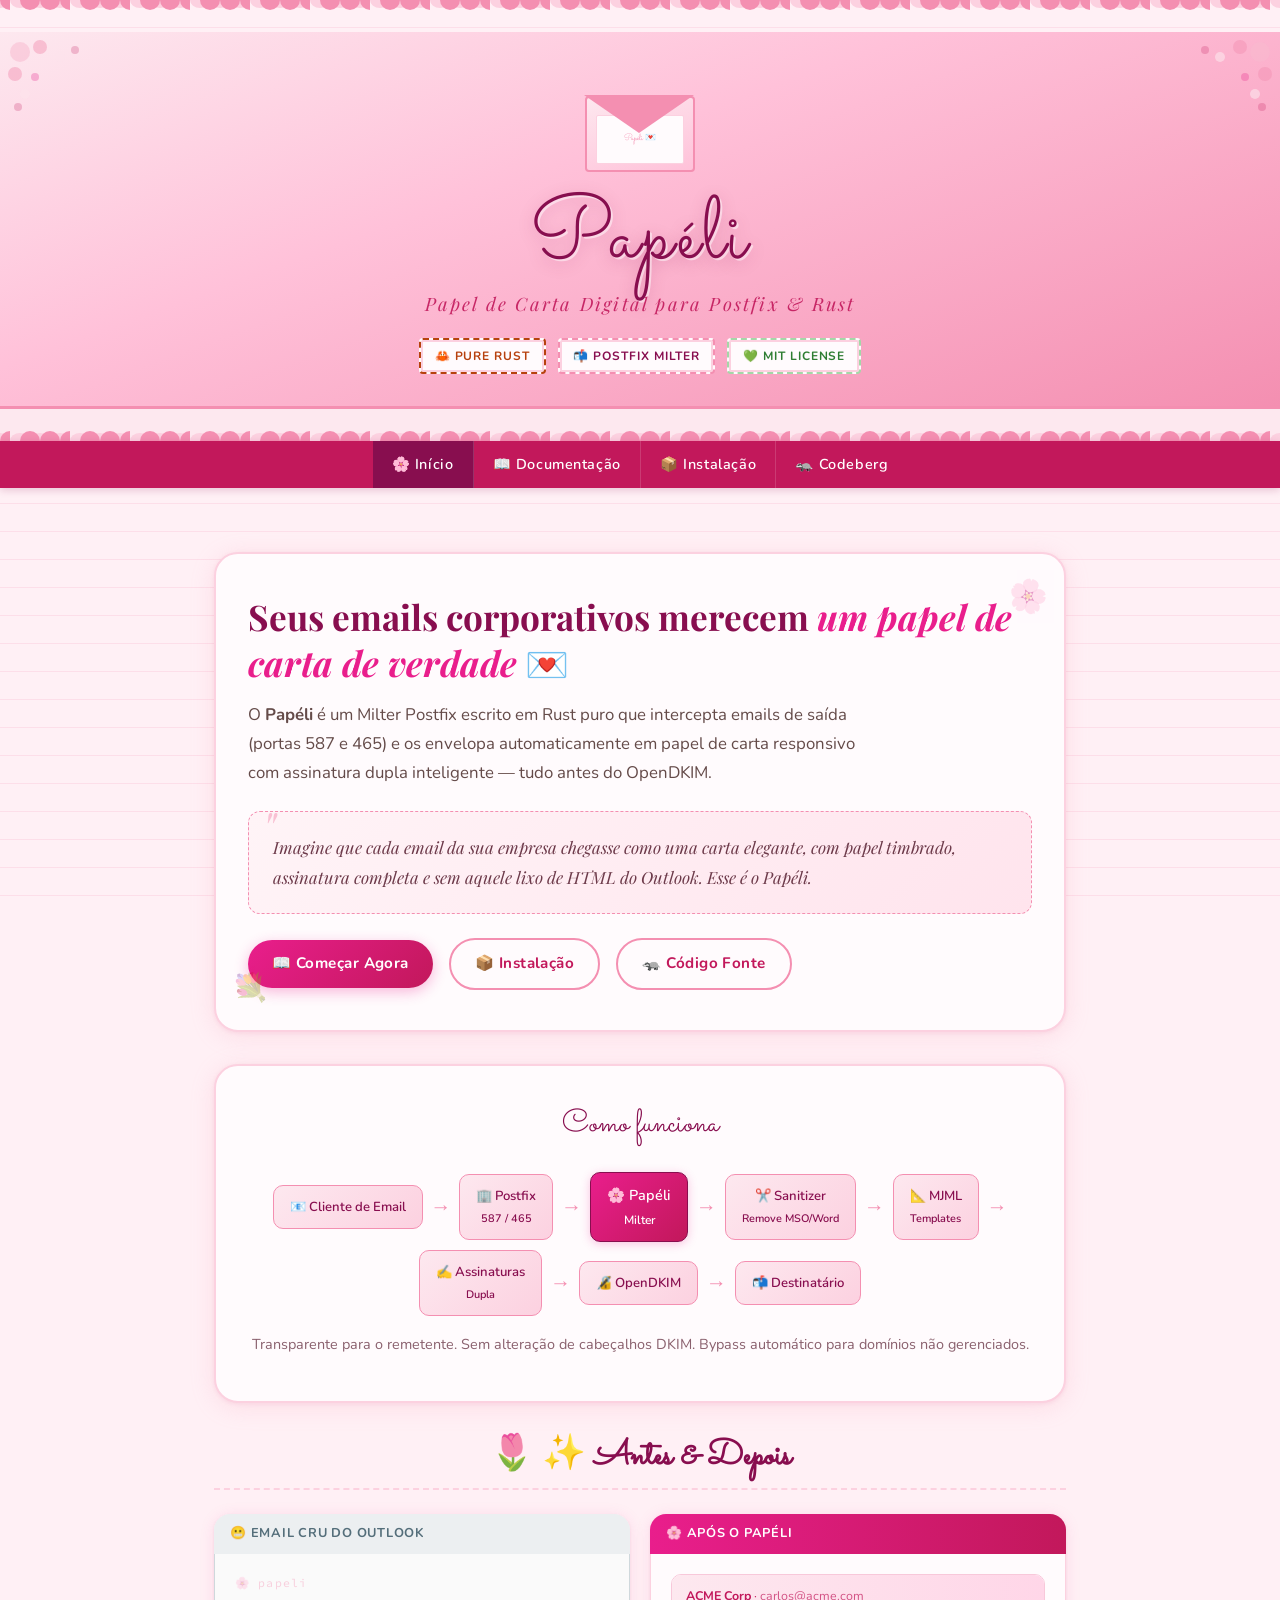
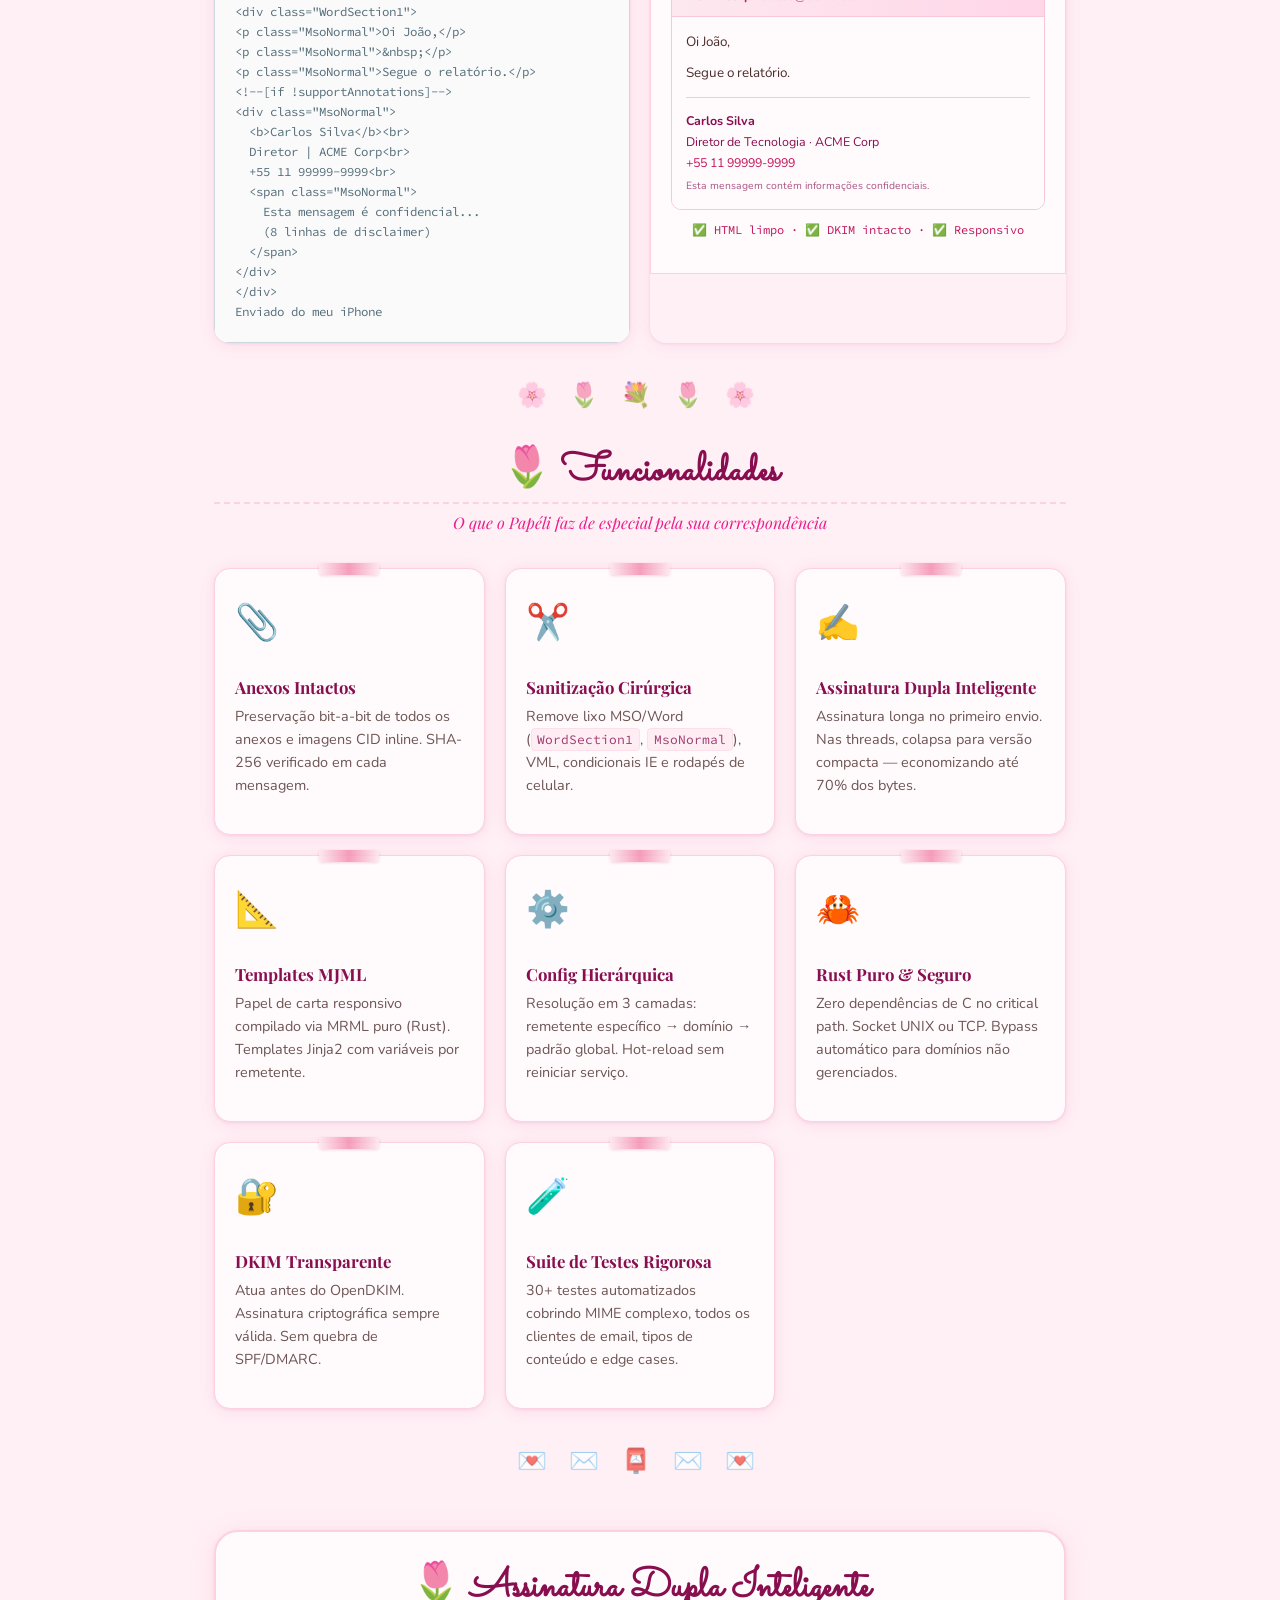
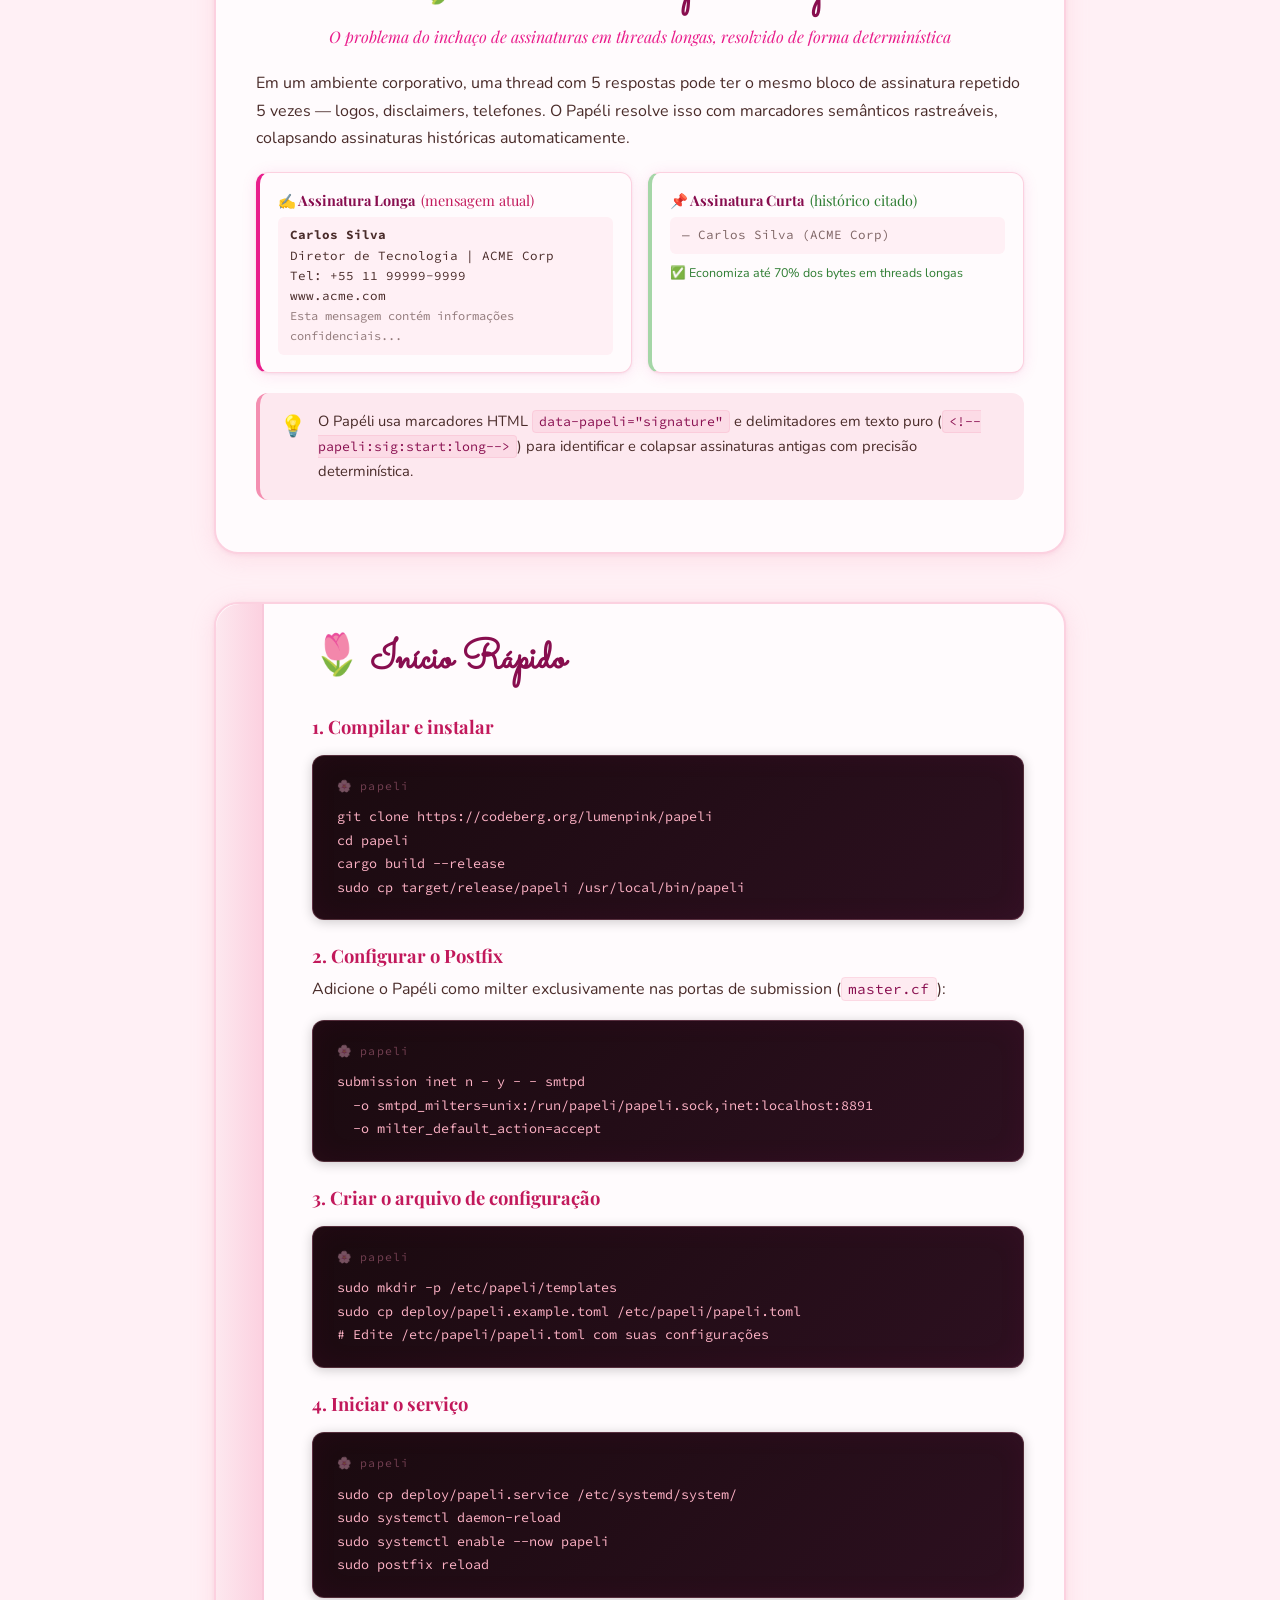
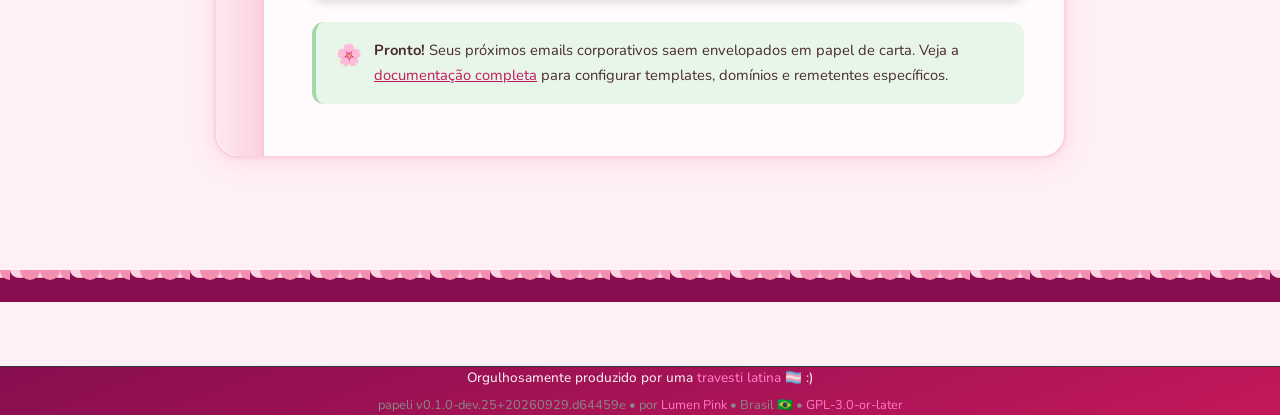
<file: site/index.html>
<!DOCTYPE html>
<html lang="pt-BR">
<head>
  <!-- OpenGraph & Twitter Cards (Norma GOST Cap. 11) -->
  <meta property="og:type" content="website">
  <meta property="og:title" content="papeli">
  <meta property="og:description" content="Filtro Milter Postfix em Rust para Papel de Carta MJML">
  <meta property="og:image" content="https://codeberg.org/lumenpink/papeli/assets/og_preview.png">
  <meta property="og:url" content="https://codeberg.org/lumenpink/papeli">
  <meta name="twitter:card" content="summary_large_image">
  <meta name="twitter:title" content="papeli">
  <meta name="twitter:description" content="Filtro Milter Postfix em Rust para Papel de Carta MJML">
  <meta name="twitter:image" content="https://codeberg.org/lumenpink/papeli/assets/og_preview.png">

  <meta charset="UTF-8">
  <meta name="viewport" content="width=device-width, initial-scale=1.0">
  <title>Papéli — Papel de Carta Digital para Postfix</title>
  <meta name="description" content="Papéli é um Postfix Milter em Rust puro que transforma emails corporativos em papel de carta responsivo com assinatura dupla inteligente.">
  <meta property="og:title" content="Papéli — Papel de Carta Digital">
  <meta property="og:description" content="Postfix Milter em Rust. Envelopa emails em papel de carta MJML responsivo e comprime assinaturas duplicadas em threads.">
  <meta property="og:type" content="website">
  <link rel="preconnect" href="https://fonts.googleapis.com">
  <link rel="preconnect" href="https://fonts.gstatic.com" crossorigin>
  <link rel="stylesheet" href="assets/style.css">
  <style>
    /* Específico da página inicial */
    .hero-letter {
      font-family: 'Playfair Display', Georgia, serif;
      font-style: italic;
      font-size: 1.05rem;
      color: #6d3a4a;
      background: linear-gradient(135deg, #fff4f7, #ffe4ed);
      border: 1px dashed #f48fb1;
      border-radius: 12px;
      padding: 1.25rem 1.5rem;
      margin: 1.5rem 0;
      position: relative;
      line-height: 1.8;
    }
    .hero-letter::before {
      content: '"';
      font-size: 3rem;
      color: #f48fb1;
      position: absolute;
      top: -0.5rem;
      left: 0.75rem;
      line-height: 1;
      opacity: 0.5;
    }
  </style>

  <style>
    .site-footer {
      border-top: 1px solid var(--border, #333);
      padding: 2rem 1rem;
      margin-top: 3rem;
      text-align: center;
      font-size: 0.85rem;
      line-height: 1.6;
    }
    .footer-canonical {
      display: flex;
      flex-direction: column;
      gap: 0.4rem;
      align-items: center;
      justify-content: center;
    }
    .footer-line-identity {
      font-weight: 500;
    }
    .footer-line-metadata {
      color: var(--text-muted, #888);
      font-size: 0.8rem;
    }
    .site-footer a {
      color: var(--accent, #ff79c6);
      text-decoration: none;
    }
    .site-footer a:hover {
      text-decoration: underline;
    }
  </style>

</head>
<body>

  <!-- Borda Rendada Superior -->
  <div class="lace-top"></div>

  <!-- ─── Cabeçalho ─── -->
  <header class="site-header">
    <div class="header-inner">
      <div class="envelope-wrapper" title="Passe o mouse para abrir o envelope!">
        <div class="envelope" aria-label="Envelope decorativo">
          <div class="envelope-body"></div>
          <div class="envelope-flap"></div>
          <div class="envelope-letter">Papéli 💌</div>
        </div>
      </div>

      <div class="logo-title">Papéli</div>
      <div class="logo-subtitle">Papel de Carta Digital para Postfix &amp; Rust</div>

      <div class="header-stamps">
        <span class="stamp rust">🦀 Pure Rust</span>
        <span class="stamp milter">📬 Postfix Milter</span>
        <span class="stamp free">💚 MIT License</span>
      </div>
    </div>
  </header>

  <!-- Borda Rendada Sub-Header -->
  <div class="lace-bottom" style="background-color: #fde8ef;"></div>

  <!-- ─── Navegação ─── -->
  <nav class="site-nav" aria-label="Navegação principal">
    <div class="nav-inner">
      <a href="index.html" class="active">🌸 Início</a>
      <a href="docs.html">📖 Documentação</a>
      <a href="downloads.html">📦 Instalação</a>
      <a href="https://codeberg.org/lumenpink/papeli" target="_blank" rel="noopener">🦡 Codeberg</a>
    </div>
  </nav>

  <!-- ─── Conteúdo Principal ─── -->
  <main>

    <!-- Hero -->
    <section class="hero" aria-labelledby="hero-title">
      <h1 class="hero-headline" id="hero-title">
        Seus emails corporativos merecem <em>um papel de carta de verdade</em> 💌
      </h1>

      <p class="hero-description">
        O <strong>Papéli</strong> é um Milter Postfix escrito em Rust puro que intercepta emails de saída
        (portas 587 e 465) e os envelopa automaticamente em papel de carta responsivo
        com assinatura dupla inteligente — tudo antes do OpenDKIM.
      </p>

      <div class="hero-letter">
        <em>
          Imagine que cada email da sua empresa chegasse como uma carta elegante,
          com papel timbrado, assinatura completa e sem aquele lixo de HTML do Outlook.
          Esse é o Papéli.
        </em>
      </div>

      <div class="hero-actions">
        <a href="docs.html" class="btn btn-primary">📖 Começar Agora</a>
        <a href="downloads.html" class="btn btn-secondary">📦 Instalação</a>
        <a href="https://codeberg.org/lumenpink/papeli" class="btn btn-secondary" target="_blank" rel="noopener">🦡 Código Fonte</a>
      </div>
    </section>

    <!-- Fluxo de funcionamento -->
    <section class="flow-section" aria-labelledby="flow-title">
      <div class="flow-title" id="flow-title">Como funciona</div>
      <div class="flow-chain" role="img" aria-label="Fluxo: Cliente de email → Postfix 587/465 → Papéli Milter → Sanitizer → Templates MJML → Assinaturas → OpenDKIM → Destinatário">
        <div class="flow-node">📧 Cliente de Email</div>
        <div class="flow-arrow">→</div>
        <div class="flow-node">🏢 Postfix<br><small>587 / 465</small></div>
        <div class="flow-arrow">→</div>
        <div class="flow-node highlight">🌸 Papéli<br><small>Milter</small></div>
        <div class="flow-arrow">→</div>
        <div class="flow-node">✂️ Sanitizer<br><small>Remove MSO/Word</small></div>
        <div class="flow-arrow">→</div>
        <div class="flow-node">📐 MJML<br><small>Templates</small></div>
        <div class="flow-arrow">→</div>
        <div class="flow-node">✍️ Assinaturas<br><small>Dupla</small></div>
        <div class="flow-arrow">→</div>
        <div class="flow-node">🔏 OpenDKIM</div>
        <div class="flow-arrow">→</div>
        <div class="flow-node">📬 Destinatário</div>
      </div>
      <p style="margin-top: 1rem; color: #6d3a4a; font-size: 0.9rem; opacity: 0.8;">
        Transparente para o remetente. Sem alteração de cabeçalhos DKIM. Bypass automático para domínios não gerenciados.
      </p>
    </section>

    <!-- Demonstrador Antes & Depois -->
    <section class="demo-section" aria-labelledby="demo-title">
      <h2 class="demo-section-title" id="demo-title">✨ Antes &amp; Depois</h2>

      <div class="demo-grid">
        <!-- ANTES -->
        <div class="demo-panel before">
          <div class="demo-panel-header">😬 Email cru do Outlook</div>
          <div class="demo-panel-body">
<pre style="all:unset; display:block; font-size:0.78rem; color:#546e7a; line-height:1.6; white-space:pre-wrap;">&lt;div class="WordSection1"&gt;
&lt;p class="MsoNormal"&gt;Oi João,&lt;/p&gt;
&lt;p class="MsoNormal"&gt;&amp;nbsp;&lt;/p&gt;
&lt;p class="MsoNormal"&gt;Segue o relatório.&lt;/p&gt;
&lt;!--[if !supportAnnotations]--&gt;
&lt;div class="MsoNormal"&gt;
  &lt;b&gt;Carlos Silva&lt;/b&gt;&lt;br&gt;
  Diretor | ACME Corp&lt;br&gt;
  +55 11 99999-9999&lt;br&gt;
  &lt;span class="MsoNormal"&gt;
    Esta mensagem é confidencial...
    (8 linhas de disclaimer)
  &lt;/span&gt;
&lt;/div&gt;
&lt;/div&gt;
Enviado do meu iPhone</pre>
          </div>
        </div>

        <!-- DEPOIS -->
        <div class="demo-panel after">
          <div class="demo-panel-header">🌸 Após o Papéli</div>
          <div class="demo-panel-body">
            <div class="email-card-preview">
              <div class="email-header-bar">
                <strong>ACME Corp</strong> · <span style="opacity:0.7">carlos@acme.com</span>
              </div>
              <div class="email-body">
                <p style="margin-bottom:0.5rem;">Oi João,</p>
                <p style="margin-bottom:0.5rem;">Segue o relatório.</p>
                <div class="email-sig">
                  <strong>Carlos Silva</strong><br>
                  Diretor de Tecnologia · ACME Corp<br>
                  <span style="color:#c2185b;">+55 11 99999-9999</span><br>
                  <small style="opacity:0.7;">Esta mensagem contém informações confidenciais.</small>
                </div>
              </div>
            </div>
            <p style="font-size:0.75rem; color:#c2185b; margin-top:0.6rem; text-align:center;">
              ✅ HTML limpo · ✅ DKIM intacto · ✅ Responsivo
            </p>
          </div>
        </div>
      </div>
    </section>

    <div class="floral-divider">🌸 🌷 💐 🌷 🌸</div>

    <!-- Cards de Features -->
    <section aria-labelledby="features-title">
      <h2 class="section-title" id="features-title">Funcionalidades</h2>
      <p class="section-subtitle">O que o Papéli faz de especial pela sua correspondência</p>

      <div class="features-grid">
        <div class="feature-card">
          <span class="feature-icon">📎</span>
          <h3>Anexos Intactos</h3>
          <p>Preservação bit-a-bit de todos os anexos e imagens CID inline. SHA-256 verificado em cada mensagem.</p>
        </div>
        <div class="feature-card">
          <span class="feature-icon">✂️</span>
          <h3>Sanitização Cirúrgica</h3>
          <p>Remove lixo MSO/Word (<code>WordSection1</code>, <code>MsoNormal</code>), VML, condicionais IE e rodapés de celular.</p>
        </div>
        <div class="feature-card">
          <span class="feature-icon">✍️</span>
          <h3>Assinatura Dupla Inteligente</h3>
          <p>Assinatura longa no primeiro envio. Nas threads, colapsa para versão compacta — economizando até 70% dos bytes.</p>
        </div>
        <div class="feature-card">
          <span class="feature-icon">📐</span>
          <h3>Templates MJML</h3>
          <p>Papel de carta responsivo compilado via MRML puro (Rust). Templates Jinja2 com variáveis por remetente.</p>
        </div>
        <div class="feature-card">
          <span class="feature-icon">⚙️</span>
          <h3>Config Hierárquica</h3>
          <p>Resolução em 3 camadas: remetente específico → domínio → padrão global. Hot-reload sem reiniciar serviço.</p>
        </div>
        <div class="feature-card">
          <span class="feature-icon">🦀</span>
          <h3>Rust Puro &amp; Seguro</h3>
          <p>Zero dependências de C no critical path. Socket UNIX ou TCP. Bypass automático para domínios não gerenciados.</p>
        </div>
        <div class="feature-card">
          <span class="feature-icon">🔐</span>
          <h3>DKIM Transparente</h3>
          <p>Atua antes do OpenDKIM. Assinatura criptográfica sempre válida. Sem quebra de SPF/DMARC.</p>
        </div>
        <div class="feature-card">
          <span class="feature-icon">🧪</span>
          <h3>Suite de Testes Rigorosa</h3>
          <p>30+ testes automatizados cobrindo MIME complexo, todos os clientes de email, tipos de conteúdo e edge cases.</p>
        </div>
      </div>
    </section>

    <div class="floral-divider">💌 ✉️ 📮 ✉️ 💌</div>

    <!-- Assinatura Dupla -->
    <section class="section-wrapper" aria-labelledby="sig-title">
      <div class="letter-paper">
        <h2 class="section-title mt-0" id="sig-title" style="border:none; font-family:'Sacramento',cursive; font-size:2.5rem;">
          Assinatura Dupla Inteligente
        </h2>
        <p class="section-subtitle" style="margin-bottom:1.25rem;">
          O problema do inchaço de assinaturas em threads longas, resolvido de forma determinística
        </p>

        <p>
          Em um ambiente corporativo, uma thread com 5 respostas pode ter o mesmo bloco de assinatura
          repetido 5 vezes — logos, disclaimers, telefones. O Papéli resolve isso com marcadores semânticos
          rastreáveis, colapsando assinaturas históricas automaticamente.
        </p>

        <div class="sig-demo-wrapper">
          <div class="sig-card long">
            <h4>✍️ Assinatura Longa <span style="font-weight:300; color:#c2185b;">(mensagem atual)</span></h4>
            <div class="sig-content">
              <strong>Carlos Silva</strong><br>
              Diretor de Tecnologia | ACME Corp<br>
              Tel: +55 11 99999-9999<br>
              www.acme.com<br>
              <span style="opacity:0.6; font-size:0.75rem;">Esta mensagem contém informações confidenciais...</span>
            </div>
          </div>
          <div class="sig-card short">
            <h4>📌 Assinatura Curta <span style="font-weight:300; color:#2e7d32;">(histórico citado)</span></h4>
            <div class="sig-content">
              <span style="opacity:0.7;">— Carlos Silva (ACME Corp)</span>
            </div>
            <p style="font-size:0.78rem; margin-top:0.5rem; color:#2e7d32;">
              ✅ Economiza até 70% dos bytes em threads longas
            </p>
          </div>
        </div>

        <div class="callout pink">
          <span class="callout-icon">💡</span>
          <div>
            O Papéli usa marcadores HTML <code>data-papeli="signature"</code> e delimitadores
            em texto puro (<code>&lt;!--papeli:sig:start:long--&gt;</code>) para identificar e colapsar
            assinaturas antigas com precisão determinística.
          </div>
        </div>
      </div>
    </section>

    <!-- Quick Start -->
    <section class="section-wrapper" aria-labelledby="quickstart-title">
      <div class="letter-paper binder">
        <div style="padding-left: 3.5rem;">
          <h2 class="section-title mt-0" id="quickstart-title" style="border:none; font-family:'Sacramento',cursive; font-size:2.5rem; text-align:left;">
            Início Rápido
          </h2>

          <h3>1. Compilar e instalar</h3>
          <pre><code>git clone https://codeberg.org/lumenpink/papeli
cd papeli
cargo build --release
sudo cp target/release/papeli /usr/local/bin/papeli</code></pre>

          <h3>2. Configurar o Postfix</h3>
          <p>Adicione o Papéli como milter exclusivamente nas portas de submission (<code>master.cf</code>):</p>
          <pre><code>submission inet n - y - - smtpd
  -o smtpd_milters=unix:/run/papeli/papeli.sock,inet:localhost:8891
  -o milter_default_action=accept</code></pre>

          <h3>3. Criar o arquivo de configuração</h3>
          <pre><code>sudo mkdir -p /etc/papeli/templates
sudo cp deploy/papeli.example.toml /etc/papeli/papeli.toml
# Edite /etc/papeli/papeli.toml com suas configurações</code></pre>

          <h3>4. Iniciar o serviço</h3>
          <pre><code>sudo cp deploy/papeli.service /etc/systemd/system/
sudo systemctl daemon-reload
sudo systemctl enable --now papeli
sudo postfix reload</code></pre>

          <div class="callout tip" style="margin-top:1.5rem;">
            <span class="callout-icon">🌸</span>
            <div>
              <strong>Pronto!</strong> Seus próximos emails corporativos saem envelopados em papel de carta.
              Veja a <a href="docs.html" style="color: var(--rosa-vintage);">documentação completa</a> para configurar templates, domínios e remetentes específicos.
            </div>
          </div>
        </div>
      </div>
    </section>

  </main>

  <!-- ─── Footer ─── -->
  <div class="lace-top" style="background-color: #880e4f;"></div>
  <footer class="site-footer">
    <div class="footer-canonical">
      <div class="footer-line footer-line-identity">
        Orgulhosamente produzido por uma <a href="https://travesti.2lp.in/pt/" target="_blank" rel="noopener">travesti latina</a> 🏳️‍⚧️ :)
      </div>
      <div class="footer-line footer-line-metadata">
        papeli v0.1.0-dev.25+20260929.d64459e • por <a href="https://lumen.pink" target="_blank" rel="noopener">Lumen Pink</a> • Brasil 🇧🇷 • <a href="LICENSE" target="_blank" rel="noopener">GPL-3.0-or-later</a>
      </div>
    </div>
  </footer>

  <script>
    // Tabs functionality
    document.querySelectorAll('.tab-btn').forEach(btn => {
      btn.addEventListener('click', () => {
        const group = btn.closest('.tabs');
        group.querySelectorAll('.tab-btn').forEach(b => b.classList.remove('active'));
        group.querySelectorAll('.tab-panel').forEach(p => p.classList.remove('active'));
        btn.classList.add('active');
        group.querySelector(`#${btn.dataset.tab}`).classList.add('active');
      });
    });
  </script>
</body>
</html>
</file>
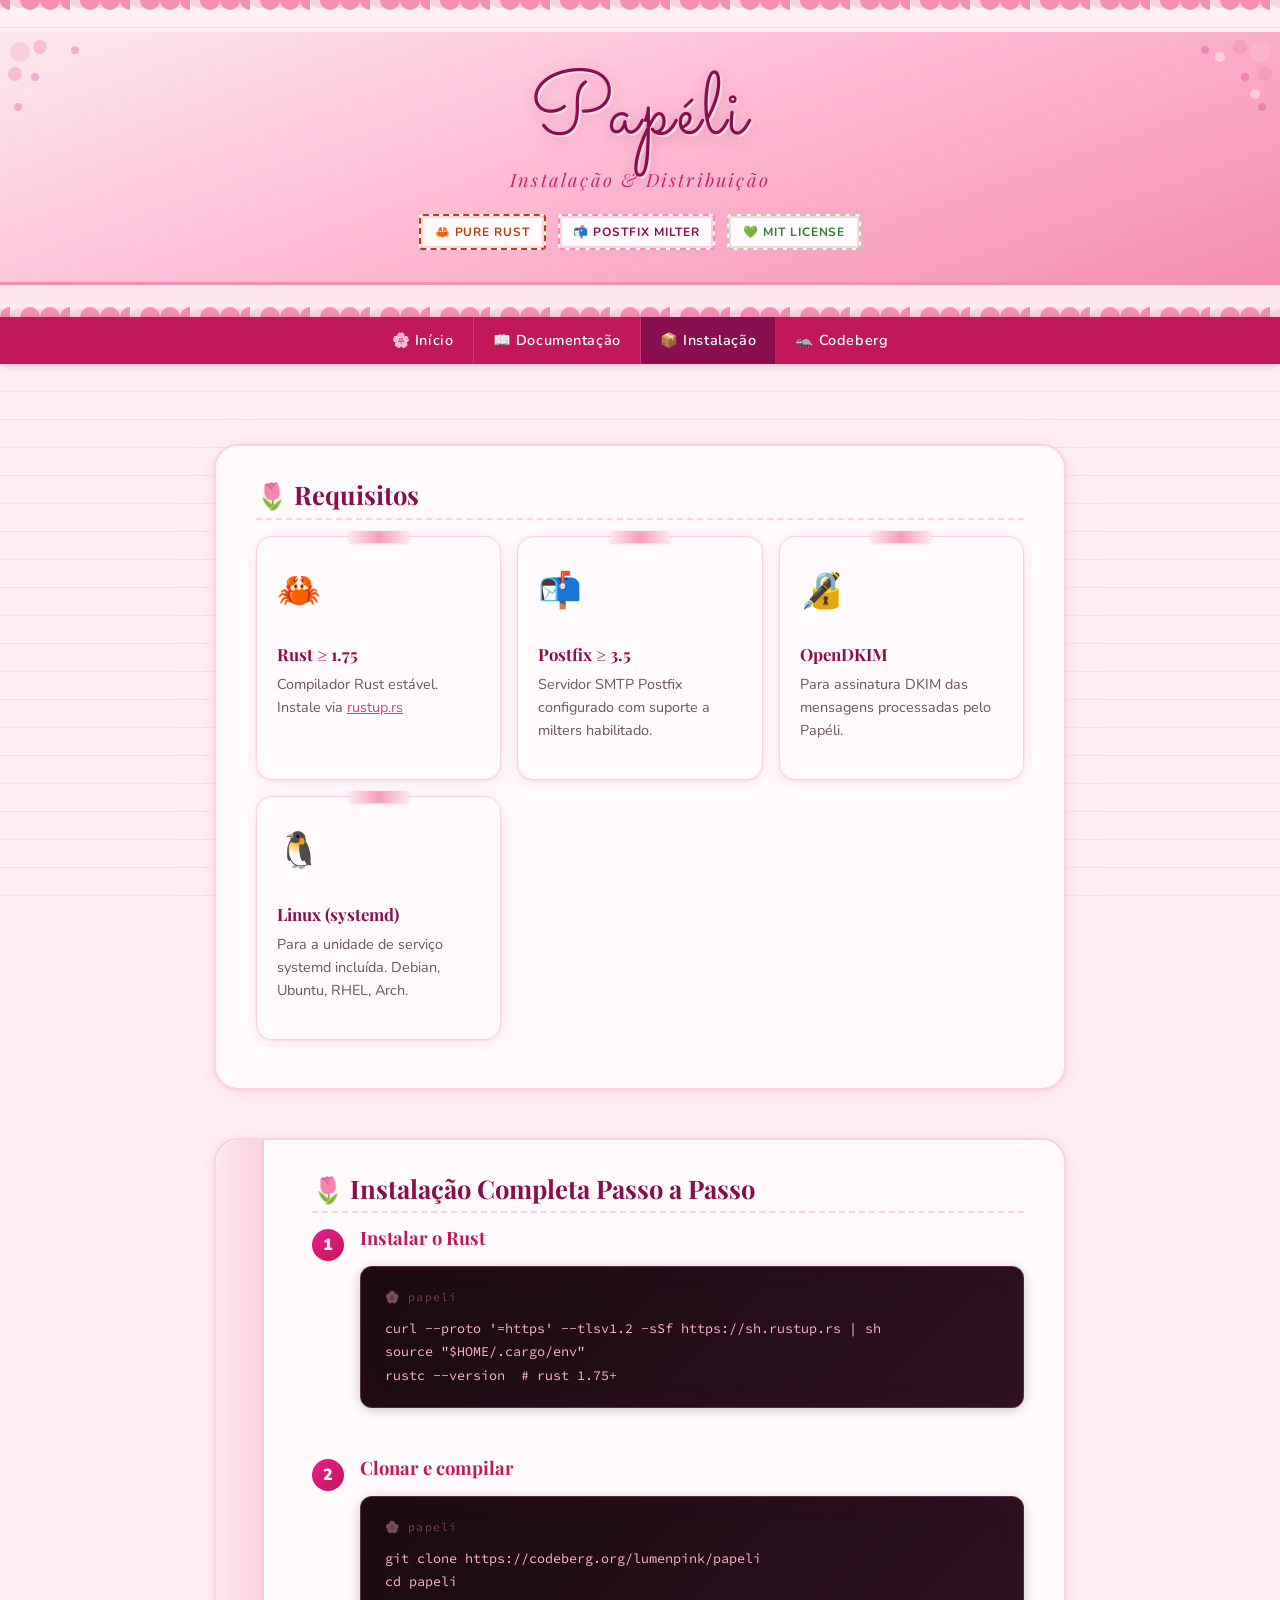
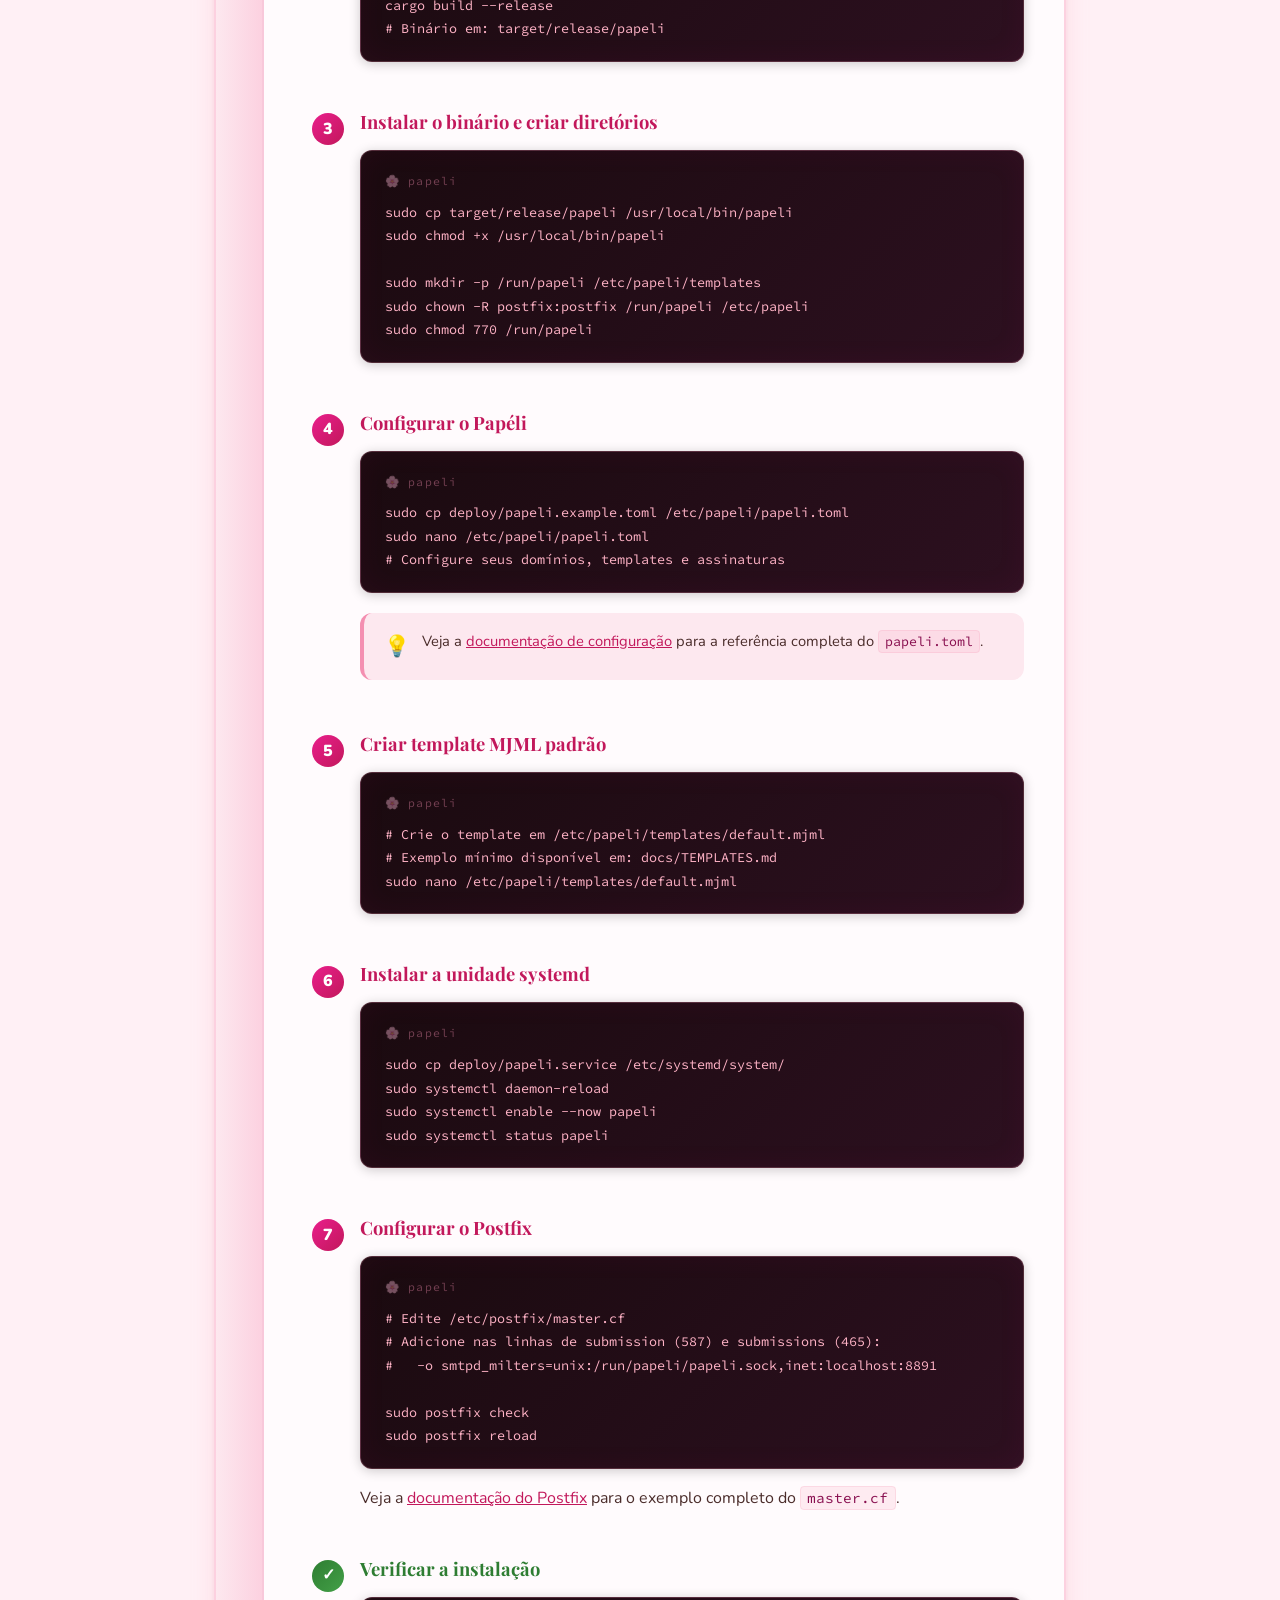
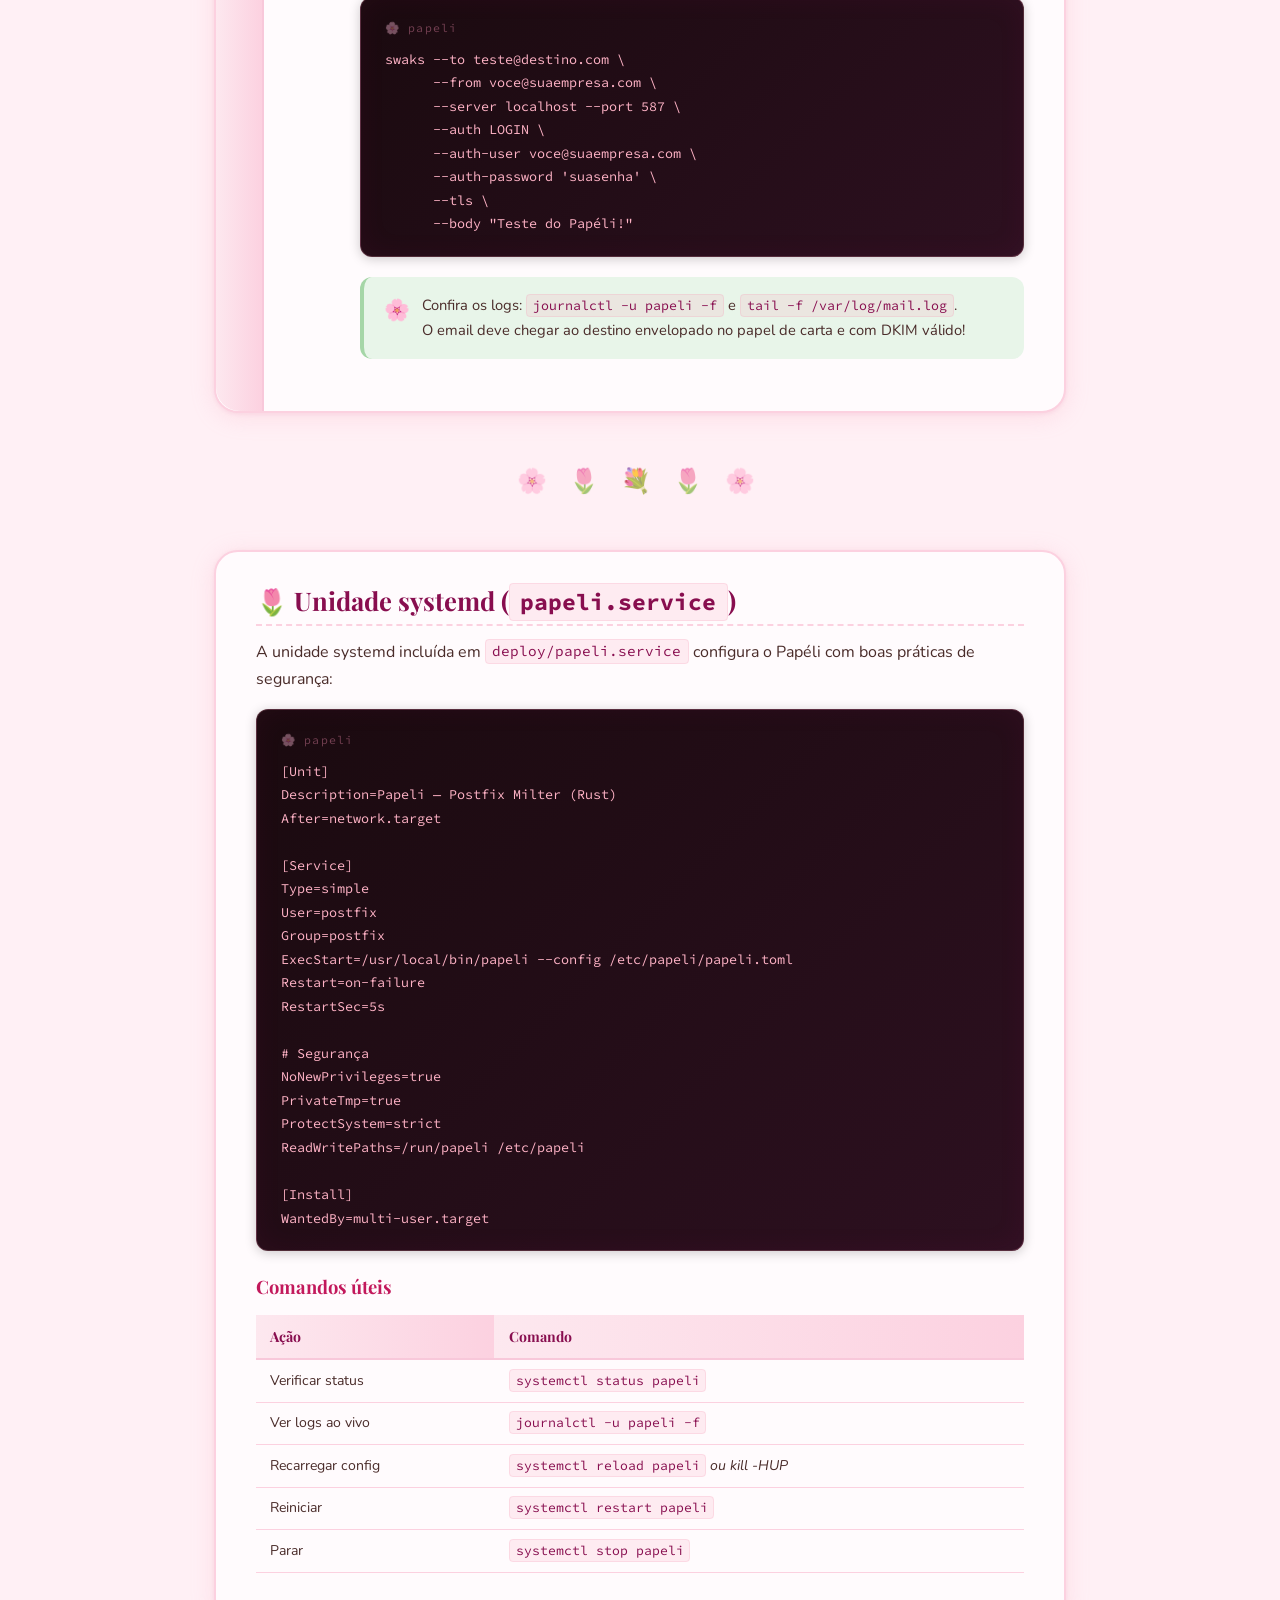
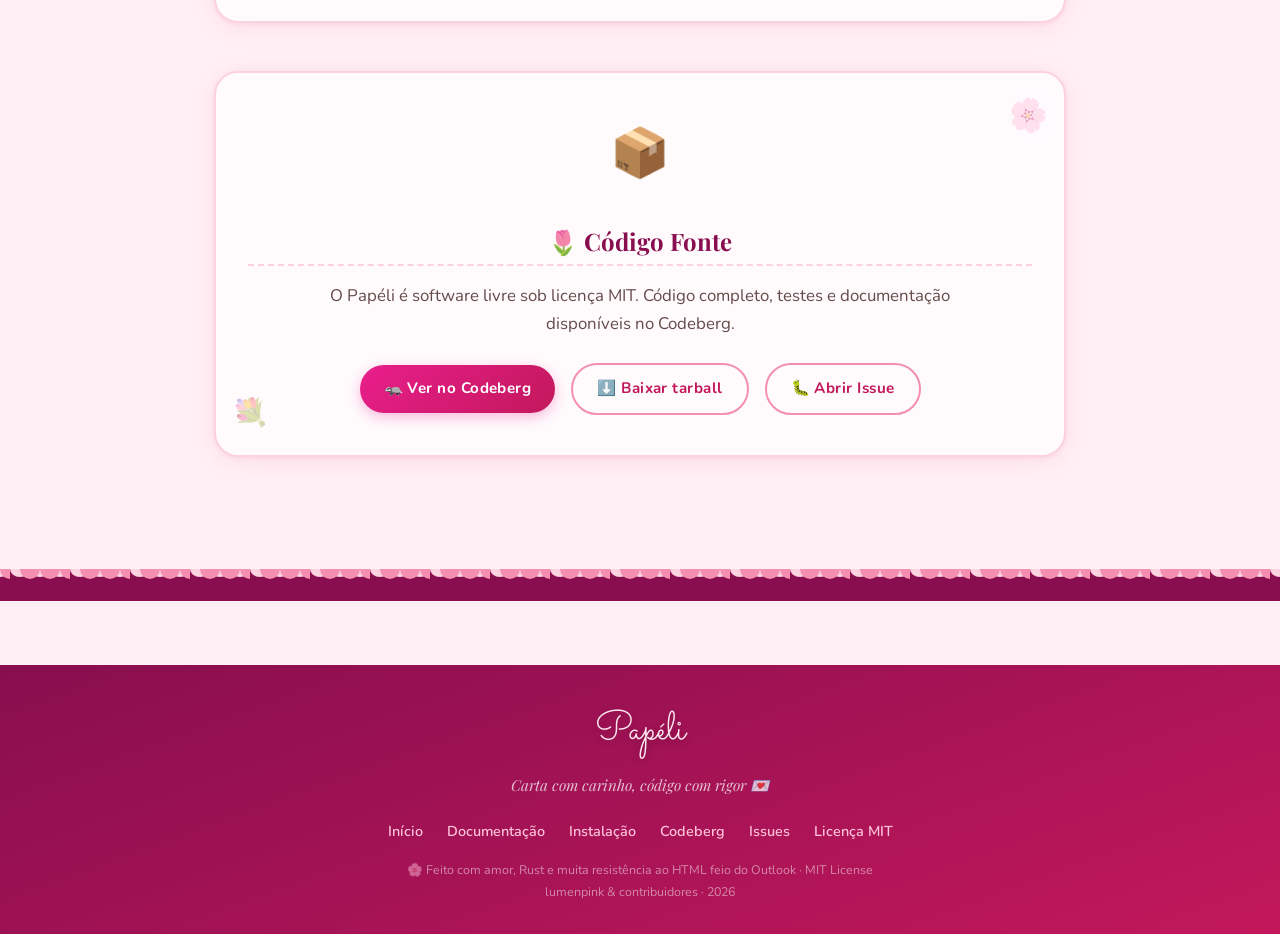
<file: site/downloads.html>
<!DOCTYPE html>
<html lang="pt-BR">
<head>
  <meta charset="UTF-8">
  <meta name="viewport" content="width=device-width, initial-scale=1.0">
  <title>Instalação — Papéli</title>
  <meta name="description" content="Instalação do Papéli: compilação, configuração systemd e verificação do serviço Postfix Milter.">
  <link rel="preconnect" href="https://fonts.googleapis.com">
  <link rel="preconnect" href="https://fonts.gstatic.com" crossorigin>
  <link rel="stylesheet" href="assets/style.css">
</head>
<body>

  <div class="lace-top"></div>

  <header class="site-header">
    <div class="header-inner">
      <a href="index.html" style="text-decoration:none;">
        <div class="logo-title">Papéli</div>
      </a>
      <div class="logo-subtitle">Instalação &amp; Distribuição</div>
      <div class="header-stamps">
        <span class="stamp rust">🦀 Pure Rust</span>
        <span class="stamp milter">📬 Postfix Milter</span>
        <span class="stamp free">💚 MIT License</span>
      </div>
    </div>
  </header>

  <div class="lace-bottom" style="background-color: #fde8ef;"></div>

  <nav class="site-nav" aria-label="Navegação principal">
    <div class="nav-inner">
      <a href="index.html">🌸 Início</a>
      <a href="docs.html">📖 Documentação</a>
      <a href="downloads.html" class="active">📦 Instalação</a>
      <a href="https://codeberg.org/lumenpink/papeli" target="_blank" rel="noopener">🦡 Codeberg</a>
    </div>
  </nav>

  <main>

    <!-- Requisitos -->
    <section class="section-wrapper">
      <div class="letter-paper">
        <h2 class="mt-0">Requisitos</h2>

        <div style="display:grid; grid-template-columns: repeat(auto-fit, minmax(200px, 1fr)); gap:1rem; margin:1rem 0;">
          <div class="feature-card">
            <span class="feature-icon">🦀</span>
            <h3>Rust ≥ 1.75</h3>
            <p>Compilador Rust estável. Instale via <a href="https://rustup.rs" target="_blank" rel="noopener" style="color:var(--rosa-vintage);">rustup.rs</a></p>
          </div>
          <div class="feature-card">
            <span class="feature-icon">📬</span>
            <h3>Postfix ≥ 3.5</h3>
            <p>Servidor SMTP Postfix configurado com suporte a milters habilitado.</p>
          </div>
          <div class="feature-card">
            <span class="feature-icon">🔏</span>
            <h3>OpenDKIM</h3>
            <p>Para assinatura DKIM das mensagens processadas pelo Papéli.</p>
          </div>
          <div class="feature-card">
            <span class="feature-icon">🐧</span>
            <h3>Linux (systemd)</h3>
            <p>Para a unidade de serviço systemd incluída. Debian, Ubuntu, RHEL, Arch.</p>
          </div>
        </div>
      </div>
    </section>

    <!-- Instalação Rápida -->
    <section class="section-wrapper">
      <div class="letter-paper binder">
        <div style="padding-left:3.5rem;">
          <h2 class="mt-0">Instalação Completa Passo a Passo</h2>

          <!-- Passo 1 -->
          <div style="display:flex; gap:1rem; align-items:flex-start; margin-bottom:2rem;">
            <div style="background:linear-gradient(135deg,var(--rosa-framboesa),var(--rosa-vintage)); color:#fff; border-radius:50%; width:2rem; height:2rem; display:flex; align-items:center; justify-content:center; font-weight:900; font-size:1rem; flex-shrink:0; margin-top:0.2rem;">1</div>
            <div style="flex:1;">
              <h3 style="margin-top:0;">Instalar o Rust</h3>
              <pre><code>curl --proto '=https' --tlsv1.2 -sSf https://sh.rustup.rs | sh
source "$HOME/.cargo/env"
rustc --version  # rust 1.75+</code></pre>
            </div>
          </div>

          <!-- Passo 2 -->
          <div style="display:flex; gap:1rem; align-items:flex-start; margin-bottom:2rem;">
            <div style="background:linear-gradient(135deg,var(--rosa-framboesa),var(--rosa-vintage)); color:#fff; border-radius:50%; width:2rem; height:2rem; display:flex; align-items:center; justify-content:center; font-weight:900; font-size:1rem; flex-shrink:0; margin-top:0.2rem;">2</div>
            <div style="flex:1;">
              <h3 style="margin-top:0;">Clonar e compilar</h3>
              <pre><code>git clone https://codeberg.org/lumenpink/papeli
cd papeli
cargo build --release
# Binário em: target/release/papeli</code></pre>
            </div>
          </div>

          <!-- Passo 3 -->
          <div style="display:flex; gap:1rem; align-items:flex-start; margin-bottom:2rem;">
            <div style="background:linear-gradient(135deg,var(--rosa-framboesa),var(--rosa-vintage)); color:#fff; border-radius:50%; width:2rem; height:2rem; display:flex; align-items:center; justify-content:center; font-weight:900; font-size:1rem; flex-shrink:0; margin-top:0.2rem;">3</div>
            <div style="flex:1;">
              <h3 style="margin-top:0;">Instalar o binário e criar diretórios</h3>
              <pre><code>sudo cp target/release/papeli /usr/local/bin/papeli
sudo chmod +x /usr/local/bin/papeli

sudo mkdir -p /run/papeli /etc/papeli/templates
sudo chown -R postfix:postfix /run/papeli /etc/papeli
sudo chmod 770 /run/papeli</code></pre>
            </div>
          </div>

          <!-- Passo 4 -->
          <div style="display:flex; gap:1rem; align-items:flex-start; margin-bottom:2rem;">
            <div style="background:linear-gradient(135deg,var(--rosa-framboesa),var(--rosa-vintage)); color:#fff; border-radius:50%; width:2rem; height:2rem; display:flex; align-items:center; justify-content:center; font-weight:900; font-size:1rem; flex-shrink:0; margin-top:0.2rem;">4</div>
            <div style="flex:1;">
              <h3 style="margin-top:0;">Configurar o Papéli</h3>
              <pre><code>sudo cp deploy/papeli.example.toml /etc/papeli/papeli.toml
sudo nano /etc/papeli/papeli.toml
# Configure seus domínios, templates e assinaturas</code></pre>
              <div class="callout pink">
                <span class="callout-icon">💡</span>
                <div>Veja a <a href="docs.html#config" style="color:var(--rosa-vintage);">documentação de configuração</a> para a referência completa do <code>papeli.toml</code>.</div>
              </div>
            </div>
          </div>

          <!-- Passo 5 -->
          <div style="display:flex; gap:1rem; align-items:flex-start; margin-bottom:2rem;">
            <div style="background:linear-gradient(135deg,var(--rosa-framboesa),var(--rosa-vintage)); color:#fff; border-radius:50%; width:2rem; height:2rem; display:flex; align-items:center; justify-content:center; font-weight:900; font-size:1rem; flex-shrink:0; margin-top:0.2rem;">5</div>
            <div style="flex:1;">
              <h3 style="margin-top:0;">Criar template MJML padrão</h3>
              <pre><code># Crie o template em /etc/papeli/templates/default.mjml
# Exemplo mínimo disponível em: docs/TEMPLATES.md
sudo nano /etc/papeli/templates/default.mjml</code></pre>
            </div>
          </div>

          <!-- Passo 6 -->
          <div style="display:flex; gap:1rem; align-items:flex-start; margin-bottom:2rem;">
            <div style="background:linear-gradient(135deg,var(--rosa-framboesa),var(--rosa-vintage)); color:#fff; border-radius:50%; width:2rem; height:2rem; display:flex; align-items:center; justify-content:center; font-weight:900; font-size:1rem; flex-shrink:0; margin-top:0.2rem;">6</div>
            <div style="flex:1;">
              <h3 style="margin-top:0;">Instalar a unidade systemd</h3>
              <pre><code>sudo cp deploy/papeli.service /etc/systemd/system/
sudo systemctl daemon-reload
sudo systemctl enable --now papeli
sudo systemctl status papeli</code></pre>
            </div>
          </div>

          <!-- Passo 7 -->
          <div style="display:flex; gap:1rem; align-items:flex-start; margin-bottom:2rem;">
            <div style="background:linear-gradient(135deg,var(--rosa-framboesa),var(--rosa-vintage)); color:#fff; border-radius:50%; width:2rem; height:2rem; display:flex; align-items:center; justify-content:center; font-weight:900; font-size:1rem; flex-shrink:0; margin-top:0.2rem;">7</div>
            <div style="flex:1;">
              <h3 style="margin-top:0;">Configurar o Postfix</h3>
              <pre><code># Edite /etc/postfix/master.cf
# Adicione nas linhas de submission (587) e submissions (465):
#   -o smtpd_milters=unix:/run/papeli/papeli.sock,inet:localhost:8891

sudo postfix check
sudo postfix reload</code></pre>
              <p>Veja a <a href="docs.html#postfix" style="color:var(--rosa-vintage);">documentação do Postfix</a> para o exemplo completo do <code>master.cf</code>.</p>
            </div>
          </div>

          <!-- Passo 8 — Verificação -->
          <div style="display:flex; gap:1rem; align-items:flex-start;">
            <div style="background:linear-gradient(135deg,#2e7d32,#43a047); color:#fff; border-radius:50%; width:2rem; height:2rem; display:flex; align-items:center; justify-content:center; font-weight:900; font-size:1rem; flex-shrink:0; margin-top:0.2rem;">✓</div>
            <div style="flex:1;">
              <h3 style="margin-top:0; color:#2e7d32;">Verificar a instalação</h3>
              <pre><code>swaks --to teste@destino.com \
      --from voce@suaempresa.com \
      --server localhost --port 587 \
      --auth LOGIN \
      --auth-user voce@suaempresa.com \
      --auth-password 'suasenha' \
      --tls \
      --body "Teste do Papéli!"</code></pre>

              <div class="callout tip">
                <span class="callout-icon">🌸</span>
                <div>
                  Confira os logs: <code>journalctl -u papeli -f</code> e <code>tail -f /var/log/mail.log</code>.<br>
                  O email deve chegar ao destino envelopado no papel de carta e com DKIM válido!
                </div>
              </div>
            </div>
          </div>
        </div>
      </div>
    </section>

    <div class="floral-divider">🌸 🌷 💐 🌷 🌸</div>

    <!-- Arquivo de serviço systemd -->
    <section class="section-wrapper">
      <div class="letter-paper">
        <h2 class="mt-0">Unidade systemd (<code>papeli.service</code>)</h2>

        <p>A unidade systemd incluída em <code>deploy/papeli.service</code> configura o Papéli com boas práticas de segurança:</p>

        <pre><code>[Unit]
Description=Papeli — Postfix Milter (Rust)
After=network.target

[Service]
Type=simple
User=postfix
Group=postfix
ExecStart=/usr/local/bin/papeli --config /etc/papeli/papeli.toml
Restart=on-failure
RestartSec=5s

# Segurança
NoNewPrivileges=true
PrivateTmp=true
ProtectSystem=strict
ReadWritePaths=/run/papeli /etc/papeli

[Install]
WantedBy=multi-user.target</code></pre>

        <h3>Comandos úteis</h3>
        <table>
          <thead>
            <tr><th>Ação</th><th>Comando</th></tr>
          </thead>
          <tbody>
            <tr><td>Verificar status</td><td><code>systemctl status papeli</code></td></tr>
            <tr><td>Ver logs ao vivo</td><td><code>journalctl -u papeli -f</code></td></tr>
            <tr><td>Recarregar config</td><td><code>systemctl reload papeli</code> <em>ou kill -HUP</em></td></tr>
            <tr><td>Reiniciar</td><td><code>systemctl restart papeli</code></td></tr>
            <tr><td>Parar</td><td><code>systemctl stop papeli</code></td></tr>
          </tbody>
        </table>
      </div>
    </section>

    <!-- Links de download / código fonte -->
    <section class="section-wrapper">
      <div class="hero" style="text-align:center;">
        <div style="font-size:3rem; margin-bottom:0.5rem;">📦</div>
        <h2 class="hero-headline" style="font-size:1.5rem; text-align:center;">Código Fonte</h2>
        <p class="hero-description" style="margin:0.75rem auto 1.5rem;">
          O Papéli é software livre sob licença MIT. Código completo, testes e
          documentação disponíveis no Codeberg.
        </p>
        <div class="hero-actions" style="justify-content:center;">
          <a href="https://codeberg.org/lumenpink/papeli" class="btn btn-primary" target="_blank" rel="noopener">
            🦡 Ver no Codeberg
          </a>
          <a href="https://codeberg.org/lumenpink/papeli/archive/main.tar.gz" class="btn btn-secondary" target="_blank" rel="noopener">
            ⬇️ Baixar tarball
          </a>
          <a href="https://codeberg.org/lumenpink/papeli/issues" class="btn btn-secondary" target="_blank" rel="noopener">
            🐛 Abrir Issue
          </a>
        </div>
      </div>
    </section>

  </main>

  <div class="lace-top" style="background-color: #880e4f;"></div>
  <footer class="site-footer">
    <div class="footer-inner">
      <div class="footer-logo">Papéli</div>
      <div class="footer-tagline">Carta com carinho, código com rigor 💌</div>
      <nav class="footer-links" aria-label="Links do rodapé">
        <a href="index.html">Início</a>
        <a href="docs.html">Documentação</a>
        <a href="downloads.html">Instalação</a>
        <a href="https://codeberg.org/lumenpink/papeli" target="_blank" rel="noopener">Codeberg</a>
        <a href="https://codeberg.org/lumenpink/papeli/issues" target="_blank" rel="noopener">Issues</a>
        <a href="https://codeberg.org/lumenpink/papeli/raw/branch/main/LICENSE-MIT" target="_blank" rel="noopener">Licença MIT</a>
      </nav>
      <div class="footer-copy">
        🌸 Feito com amor, Rust e muita resistência ao HTML feio do Outlook · MIT License<br>
        lumenpink &amp; contribuidores · 2026
      </div>
    </div>
  </footer>

  <script>
    document.querySelectorAll('.tab-btn').forEach(btn => {
      btn.addEventListener('click', () => {
        const group = btn.closest('.tabs');
        group.querySelectorAll('.tab-btn').forEach(b => b.classList.remove('active'));
        group.querySelectorAll('.tab-panel').forEach(p => p.classList.remove('active'));
        btn.classList.add('active');
        group.querySelector(`#${btn.dataset.tab}`).classList.add('active');
      });
    });
  </script>
</body>
</html>
</file>
<file: site/assets/style.css>
/* ═══════════════════════════════════════════════════════════════════
   Papéli — Folha de Estilo Anos 80 🌸
   Um papel de carta bem rosinha, cheiroso de florzinhas e frufrus!
   ═══════════════════════════════════════════════════════════════════ */

/* Importar fontes vintage */
@import url('https://fonts.googleapis.com/css2?family=Sacramento&family=Playfair+Display:ital,wght@0,400;0,700;1,400&family=Nunito:wght@300;400;600;700&family=Source+Code+Pro:wght@400;600&display=swap');

/* ─── Variáveis de Cor ─── */
:root {
  --rosa-bebe:       #fff0f5;
  --rosa-suave:      #fde8ef;
  --rosa-papel:      #fff4f7;
  --rosa-chiclete:   #f48fb1;
  --rosa-framboesa:  #e91e8c;
  --rosa-vintage:    #c2185b;
  --rosa-escuro:     #880e4f;
  --rosa-pauta:      #f8c8da;
  --rosa-lace:       #fcd1e0;
  --menta-pastel:    #e8f5e9;
  --verde-folha:     #a5d6a7;
  --amarelo-creme:   #fffde7;
  --marrom-tinta:    #4a2c2a;
  --cinza-carimbo:   #b0bec5;
  --branco-papel:    #fffbfd;

  --fonte-titulo:    'Sacramento', cursive;
  --fonte-heading:   'Playfair Display', Georgia, serif;
  --fonte-corpo:     'Nunito', 'Segoe UI', sans-serif;
  --fonte-codigo:    'Source Code Pro', 'Fira Code', monospace;

  --sombra-papel:    0 4px 24px rgba(244, 143, 177, 0.20), 0 1px 4px rgba(194, 24, 91, 0.08);
  --sombra-cartao:   0 2px 16px rgba(233, 30, 140, 0.10), 0 1px 3px rgba(136, 14, 79, 0.08);
  --radius-suave:    16px;
  --radius-lace:     24px;
}

/* ─── Reset & Base ─── */
*, *::before, *::after {
  box-sizing: border-box;
  margin: 0;
  padding: 0;
}

html {
  scroll-behavior: smooth;
  font-size: 16px;
}

body {
  font-family: var(--fonte-corpo);
  background-color: var(--rosa-bebe);
  color: var(--marrom-tinta);
  line-height: 1.7;
  min-height: 100vh;
  background-image:
    /* Linhas de pauta sutis */
    repeating-linear-gradient(
      transparent,
      transparent 27px,
      rgba(244, 143, 177, 0.18) 27px,
      rgba(244, 143, 177, 0.18) 28px
    );
  background-attachment: fixed;
}

/* ─── Borda Rendada (Lace Border) ─── */
.lace-top {
  width: 100%;
  height: 32px;
  background-image: url("data:image/svg+xml,%3Csvg xmlns='http://www.w3.org/2000/svg' width='60' height='32'%3E%3Cellipse cx='10' cy='0' rx='10' ry='8' fill='%23fcd1e0'/%3E%3Cellipse cx='30' cy='0' rx='10' ry='8' fill='%23fcd1e0'/%3E%3Cellipse cx='50' cy='0' rx='10' ry='8' fill='%23fcd1e0'/%3E%3Cellipse cx='20' cy='0' rx='10' ry='10' fill='%23f48fb1'/%3E%3Cellipse cx='40' cy='0' rx='10' ry='10' fill='%23f48fb1'/%3E%3Cellipse cx='60' cy='0' rx='10' ry='10' fill='%23f48fb1'/%3E%3C/svg%3E");
  background-repeat: repeat-x;
  background-position: center bottom;
}

.lace-bottom {
  width: 100%;
  height: 32px;
  background-image: url("data:image/svg+xml,%3Csvg xmlns='http://www.w3.org/2000/svg' width='60' height='32'%3E%3Cellipse cx='10' cy='32' rx='10' ry='8' fill='%23fcd1e0'/%3E%3Cellipse cx='30' cy='32' rx='10' ry='8' fill='%23fcd1e0'/%3E%3Cellipse cx='50' cy='32' rx='10' ry='8' fill='%23fcd1e0'/%3E%3Cellipse cx='20' cy='32' rx='10' ry='10' fill='%23f48fb1'/%3E%3Cellipse cx='40' cy='32' rx='10' ry='10' fill='%23f48fb1'/%3E%3Cellipse cx='60' cy='32' rx='10' ry='10' fill='%23f48fb1'/%3E%3C/svg%3E");
  background-repeat: repeat-x;
  background-position: center top;
}

/* ─── Header / Cabeçalho do Papel de Carta ─── */
header.site-header {
  background: linear-gradient(160deg, #fde8ef 0%, #ffc1d9 40%, #f48fb1 100%);
  border-bottom: 3px solid var(--rosa-chiclete);
  position: relative;
  overflow: hidden;
  padding: 0;
}

.header-inner {
  max-width: 900px;
  margin: 0 auto;
  padding: 2.5rem 2rem 1.5rem;
  position: relative;
  z-index: 1;
  display: flex;
  flex-direction: column;
  align-items: center;
  text-align: center;
}

/* Cantoneiras florais decorativas no header */
header.site-header::before,
header.site-header::after {
  content: '';
  position: absolute;
  width: 140px;
  height: 140px;
  background-image: url("data:image/svg+xml,%3Csvg xmlns='http://www.w3.org/2000/svg' viewBox='0 0 140 140'%3E%3Ccircle cx='20' cy='20' r='10' fill='%23f8bbd0' opacity='0.6'/%3E%3Ccircle cx='40' cy='15' r='7' fill='%23f48fb1' opacity='0.5'/%3E%3Ccircle cx='15' cy='42' r='7' fill='%23f48fb1' opacity='0.5'/%3E%3Ccircle cx='60' cy='25' r='5' fill='%23fce4ec' opacity='0.7'/%3E%3Ccircle cx='25' cy='62' r='5' fill='%23fce4ec' opacity='0.7'/%3E%3Ccircle cx='35' cy='45' r='4' fill='%23e91e8c' opacity='0.3'/%3E%3Ccircle cx='75' cy='18' r='4' fill='%23c2185b' opacity='0.25'/%3E%3Ccircle cx='18' cy='75' r='4' fill='%23c2185b' opacity='0.25'/%3E%3C/svg%3E");
  background-repeat: no-repeat;
  opacity: 0.9;
  top: 0;
  z-index: 0;
}
header.site-header::before { left: 0; transform: none; }
header.site-header::after  { right: 0; transform: scaleX(-1); }

.logo-title {
  font-family: var(--fonte-titulo);
  font-size: clamp(3rem, 8vw, 5.5rem);
  color: var(--rosa-escuro);
  text-shadow:
    2px 2px 0 rgba(255,255,255,0.5),
    0 4px 16px rgba(136, 14, 79, 0.25);
  letter-spacing: 0.04em;
  line-height: 1;
  margin-bottom: 0.25rem;
}

.logo-subtitle {
  font-family: var(--fonte-heading);
  font-size: clamp(0.9rem, 2.5vw, 1.15rem);
  color: var(--rosa-vintage);
  font-style: italic;
  letter-spacing: 0.12em;
  margin-bottom: 1.2rem;
  opacity: 0.9;
}

/* Selos postais no header */
.header-stamps {
  display: flex;
  gap: 0.75rem;
  flex-wrap: wrap;
  justify-content: center;
  margin-bottom: 0.5rem;
}

/* ─── Navegação ─── */
nav.site-nav {
  background: var(--rosa-vintage);
  padding: 0;
  position: sticky;
  top: 0;
  z-index: 100;
  box-shadow: 0 2px 8px rgba(136, 14, 79, 0.2);
}

.nav-inner {
  max-width: 900px;
  margin: 0 auto;
  display: flex;
  align-items: center;
  justify-content: center;
  gap: 0;
}

nav.site-nav a {
  display: inline-flex;
  align-items: center;
  gap: 0.4rem;
  color: #fff;
  text-decoration: none;
  font-family: var(--fonte-corpo);
  font-weight: 600;
  font-size: 0.9rem;
  letter-spacing: 0.04em;
  padding: 0.7rem 1.2rem;
  transition: background 0.2s, color 0.2s;
  border-right: 1px solid rgba(255,255,255,0.15);
}
nav.site-nav a:last-child { border-right: none; }
nav.site-nav a:hover,
nav.site-nav a.active { background: var(--rosa-escuro); }

/* ─── Layout Principal ─── */
main {
  max-width: 900px;
  margin: 0 auto;
  padding: 2rem 1.5rem 4rem;
}

/* ─── Selos / Badges ─── */
.stamp {
  display: inline-flex;
  align-items: center;
  gap: 0.35rem;
  font-family: var(--fonte-corpo);
  font-size: 0.75rem;
  font-weight: 700;
  letter-spacing: 0.08em;
  text-transform: uppercase;
  padding: 0.35rem 0.85rem;
  border: 2px dashed currentColor;
  border-radius: 4px;
  position: relative;
  color: var(--rosa-vintage);
  background: var(--branco-papel);
  box-shadow: inset 0 0 0 2px var(--rosa-lace);
}
.stamp.rust    { color: #b7410e; border-color: #b7410e; }
.stamp.milter  { color: var(--rosa-escuro); border-color: var(--rosa-chiclete); }
.stamp.free    { color: #2e7d32; border-color: #a5d6a7; }

/* ─── Hero Section ─── */
.hero {
  background: var(--branco-papel);
  border: 2px solid var(--rosa-lace);
  border-radius: var(--radius-lace);
  padding: 2.5rem 2rem;
  margin: 2rem 0;
  box-shadow: var(--sombra-papel);
  position: relative;
  overflow: hidden;
}

/* Cantoneira floral no cartão */
.hero::before {
  content: '🌸';
  position: absolute;
  top: 1rem; right: 1rem;
  font-size: 2rem;
  opacity: 0.4;
  transform: rotate(15deg);
}
.hero::after {
  content: '💐';
  position: absolute;
  bottom: 1rem; left: 1rem;
  font-size: 1.8rem;
  opacity: 0.35;
  transform: rotate(-10deg);
}

.hero-headline {
  font-family: var(--fonte-heading);
  font-size: clamp(1.6rem, 4vw, 2.2rem);
  color: var(--rosa-escuro);
  margin-bottom: 1rem;
  line-height: 1.3;
}
.hero-headline em {
  font-style: italic;
  color: var(--rosa-framboesa);
}

.hero-description {
  font-size: 1.05rem;
  color: var(--marrom-tinta);
  max-width: 640px;
  margin-bottom: 1.5rem;
  opacity: 0.85;
}

.hero-actions {
  display: flex;
  gap: 1rem;
  flex-wrap: wrap;
  align-items: center;
}

/* ─── Botões ─── */
.btn {
  display: inline-flex;
  align-items: center;
  gap: 0.5rem;
  font-family: var(--fonte-corpo);
  font-weight: 700;
  font-size: 0.95rem;
  letter-spacing: 0.03em;
  text-decoration: none;
  padding: 0.7rem 1.5rem;
  border-radius: 30px;
  transition: transform 0.15s, box-shadow 0.15s, background 0.15s;
  cursor: pointer;
  border: none;
}
.btn-primary {
  background: linear-gradient(135deg, var(--rosa-framboesa), var(--rosa-vintage));
  color: #fff;
  box-shadow: 0 4px 14px rgba(233, 30, 140, 0.30);
}
.btn-primary:hover {
  transform: translateY(-2px);
  box-shadow: 0 6px 20px rgba(233, 30, 140, 0.40);
}
.btn-secondary {
  background: var(--branco-papel);
  color: var(--rosa-vintage);
  border: 2px solid var(--rosa-chiclete);
}
.btn-secondary:hover {
  background: var(--rosa-suave);
  transform: translateY(-2px);
}

/* ─── Cards de Features ─── */
.features-grid {
  display: grid;
  grid-template-columns: repeat(auto-fit, minmax(220px, 1fr));
  gap: 1.25rem;
  margin: 2rem 0;
}

.feature-card {
  background: var(--branco-papel);
  border: 1.5px solid var(--rosa-lace);
  border-radius: var(--radius-suave);
  padding: 1.5rem 1.25rem;
  box-shadow: var(--sombra-cartao);
  position: relative;
  transition: transform 0.2s, box-shadow 0.2s;
}
.feature-card:hover {
  transform: translateY(-3px);
  box-shadow: 0 8px 24px rgba(244, 143, 177, 0.25);
}
/* Washi-tape decorativo no topo do cartão */
.feature-card::before {
  content: '';
  position: absolute;
  top: -6px;
  left: 50%;
  transform: translateX(-50%);
  width: 60px;
  height: 12px;
  background: linear-gradient(90deg, #fde8ef, #f48fb1 50%, #fde8ef);
  border-radius: 3px;
  opacity: 0.85;
  box-shadow: 0 1px 3px rgba(194, 24, 91, 0.2);
}

.feature-icon {
  font-size: 2.2rem;
  display: block;
  margin-bottom: 0.75rem;
}
.feature-card h3 {
  font-family: var(--fonte-heading);
  font-size: 1.05rem;
  color: var(--rosa-escuro);
  margin-bottom: 0.4rem;
}
.feature-card p {
  font-size: 0.9rem;
  color: var(--marrom-tinta);
  opacity: 0.8;
  line-height: 1.6;
}

/* ─── Diagrama de Fluxo ─── */
.flow-section {
  background: var(--branco-papel);
  border: 2px solid var(--rosa-lace);
  border-radius: var(--radius-lace);
  padding: 2rem 1.5rem;
  margin: 2rem 0;
  box-shadow: var(--sombra-papel);
  text-align: center;
}

.flow-title {
  font-family: var(--fonte-titulo);
  font-size: 2rem;
  color: var(--rosa-escuro);
  margin-bottom: 1.25rem;
}

.flow-chain {
  display: flex;
  align-items: center;
  justify-content: center;
  flex-wrap: wrap;
  gap: 0.5rem;
  font-size: 0.85rem;
}

.flow-node {
  background: linear-gradient(135deg, var(--rosa-suave), var(--rosa-lace));
  border: 1.5px solid var(--rosa-chiclete);
  border-radius: 10px;
  padding: 0.6rem 1rem;
  font-weight: 600;
  color: var(--rosa-escuro);
  font-size: 0.82rem;
  white-space: nowrap;
}
.flow-node.highlight {
  background: linear-gradient(135deg, var(--rosa-framboesa), var(--rosa-vintage));
  color: #fff;
  border-color: var(--rosa-escuro);
  box-shadow: 0 2px 10px rgba(233, 30, 140, 0.25);
  font-size: 0.9rem;
}
.flow-arrow {
  color: var(--rosa-chiclete);
  font-size: 1.3rem;
  font-weight: bold;
}

/* ─── Demonstrador Antes & Depois ─── */
.demo-section {
  margin: 2rem 0;
}

.demo-section-title {
  font-family: var(--fonte-titulo);
  font-size: 2.2rem;
  color: var(--rosa-escuro);
  text-align: center;
  margin-bottom: 1.5rem;
}

.demo-grid {
  display: grid;
  grid-template-columns: 1fr 1fr;
  gap: 1.25rem;
}
@media (max-width: 640px) {
  .demo-grid { grid-template-columns: 1fr; }
}

.demo-panel {
  border-radius: var(--radius-suave);
  overflow: hidden;
  box-shadow: var(--sombra-cartao);
}

.demo-panel-header {
  padding: 0.6rem 1rem;
  font-weight: 700;
  font-size: 0.8rem;
  letter-spacing: 0.06em;
  text-transform: uppercase;
}
.demo-panel.before .demo-panel-header {
  background: #eceff1;
  color: #546e7a;
}
.demo-panel.after .demo-panel-header {
  background: linear-gradient(90deg, var(--rosa-framboesa), var(--rosa-vintage));
  color: #fff;
}

.demo-panel-body {
  background: var(--branco-papel);
  border: 1.5px solid var(--rosa-lace);
  border-top: none;
  padding: 1.25rem;
  font-size: 0.82rem;
  font-family: var(--fonte-codigo);
  line-height: 1.7;
  color: var(--marrom-tinta);
  overflow-x: auto;
  min-height: 180px;
}
.demo-panel.before .demo-panel-body {
  background: #fafafa;
  border-color: #cfd8dc;
}
.demo-panel.after .demo-panel-body {
  background: var(--branco-papel);
  border-color: var(--rosa-lace);
}

.email-card-preview {
  border: 1px solid var(--rosa-pauta);
  border-radius: 10px;
  overflow: hidden;
  font-family: var(--fonte-corpo);
}
.email-card-preview .email-header-bar {
  background: linear-gradient(90deg, var(--rosa-suave), #ffd6e8);
  border-bottom: 1px solid var(--rosa-pauta);
  padding: 0.6rem 0.9rem;
  font-size: 0.78rem;
  color: var(--rosa-vintage);
}
.email-card-preview .email-body {
  padding: 0.9rem;
  font-size: 0.84rem;
  color: var(--marrom-tinta);
  background: var(--branco-papel);
}
.email-sig {
  border-top: 1px solid var(--rosa-pauta);
  margin-top: 0.75rem;
  padding-top: 0.75rem;
  font-size: 0.78rem;
  color: var(--rosa-escuro);
}

/* ─── Seções de Conteúdo ─── */
.section-wrapper {
  margin: 3rem 0;
}

.section-title {
  font-family: var(--fonte-titulo);
  font-size: 2.5rem;
  color: var(--rosa-escuro);
  text-align: center;
  margin-bottom: 0.3rem;
  line-height: 1.2;
}

.section-subtitle {
  font-family: var(--fonte-heading);
  font-style: italic;
  font-size: 1rem;
  color: var(--rosa-framboesa);
  text-align: center;
  margin-bottom: 1.5rem;
}

/* ─── Papel de carta para conteúdo doc ─── */
.letter-paper {
  background: var(--branco-papel);
  border: 2px solid var(--rosa-lace);
  border-radius: var(--radius-lace);
  padding: 2rem 2.5rem;
  box-shadow: var(--sombra-papel);
  position: relative;
}

/* Furos de fichário */
.letter-paper.binder::before {
  content: '';
  position: absolute;
  left: 0;
  top: 0;
  bottom: 0;
  width: 48px;
  background: linear-gradient(90deg, var(--rosa-suave) 0%, var(--rosa-lace) 100%);
  border-right: 2px solid var(--rosa-pauta);
  border-radius: var(--radius-lace) 0 0 var(--radius-lace);
}

/* Linha vermelha da margem (como papel pautado) */
.letter-paper.lined::after {
  content: '';
  position: absolute;
  left: 56px;
  top: 0;
  bottom: 0;
  width: 2px;
  background: rgba(244, 143, 177, 0.3);
}

/* ─── Blocos de Código ─── */
pre, code {
  font-family: var(--fonte-codigo);
}

pre {
  background: linear-gradient(135deg, #1a0a0f, #2d1020);
  color: #ffb3c6;
  border-radius: 12px;
  padding: 1.25rem 1.5rem;
  overflow-x: auto;
  font-size: 0.84rem;
  line-height: 1.75;
  border: 1px solid rgba(244, 143, 177, 0.25);
  box-shadow: inset 0 0 30px rgba(233, 30, 140, 0.05), 0 2px 12px rgba(0,0,0,0.2);
  margin: 1rem 0;
  position: relative;
}

/* Prompt decorado */
pre::before {
  content: '🌸 papeli';
  display: block;
  color: rgba(244, 143, 177, 0.4);
  font-size: 0.72rem;
  margin-bottom: 0.6rem;
  letter-spacing: 0.1em;
}

code {
  background: rgba(244, 143, 177, 0.15);
  color: var(--rosa-escuro);
  border-radius: 4px;
  padding: 0.15em 0.45em;
  font-size: 0.9em;
  border: 1px solid rgba(244, 143, 177, 0.2);
}

pre code {
  background: none;
  color: inherit;
  padding: 0;
  border: none;
  font-size: 1em;
}

/* ─── Headings ─── */
h1, h2, h3, h4 { line-height: 1.3; }

h2 {
  font-family: var(--fonte-heading);
  font-size: 1.6rem;
  color: var(--rosa-escuro);
  margin: 2rem 0 0.8rem;
  padding-bottom: 0.4rem;
  border-bottom: 2px dashed var(--rosa-lace);
}
h2::before { content: '🌷 '; }

h3 {
  font-family: var(--fonte-heading);
  font-size: 1.15rem;
  color: var(--rosa-vintage);
  margin: 1.5rem 0 0.5rem;
}

p { margin-bottom: 0.8rem; }

/* ─── Listas ─── */
ul, ol {
  padding-left: 1.5rem;
  margin-bottom: 0.8rem;
}
li { margin-bottom: 0.3rem; }
li::marker { color: var(--rosa-chiclete); }

/* ─── Blocos de Callout ─── */
.callout {
  border-radius: 12px;
  padding: 1rem 1.25rem;
  margin: 1.25rem 0;
  display: flex;
  gap: 0.75rem;
  align-items: flex-start;
  font-size: 0.92rem;
}
.callout-icon { font-size: 1.3rem; flex-shrink: 0; }
.callout.info    { background: #e3f2fd; border-left: 4px solid #90caf9; }
.callout.warning { background: #fff8e1; border-left: 4px solid #ffe082; }
.callout.tip     { background: var(--menta-pastel); border-left: 4px solid var(--verde-folha); }
.callout.pink    { background: var(--rosa-suave); border-left: 4px solid var(--rosa-chiclete); }

/* ─── Tabs de Configuração ─── */
.tabs { margin: 1.5rem 0; }

.tab-buttons {
  display: flex;
  gap: 0;
  border-bottom: 2px solid var(--rosa-lace);
}

.tab-btn {
  padding: 0.6rem 1.1rem;
  background: none;
  border: none;
  border-bottom: 3px solid transparent;
  margin-bottom: -2px;
  font-family: var(--fonte-corpo);
  font-size: 0.88rem;
  font-weight: 600;
  color: var(--rosa-chiclete);
  cursor: pointer;
  transition: color 0.2s, border-color 0.2s;
}
.tab-btn:hover { color: var(--rosa-vintage); }
.tab-btn.active {
  color: var(--rosa-escuro);
  border-bottom-color: var(--rosa-framboesa);
}

.tab-panel { display: none; padding-top: 1rem; }
.tab-panel.active { display: block; }

/* ─── Table ─── */
table {
  width: 100%;
  border-collapse: collapse;
  margin: 1rem 0;
  font-size: 0.88rem;
}
th {
  background: linear-gradient(90deg, var(--rosa-suave), var(--rosa-lace));
  color: var(--rosa-escuro);
  font-family: var(--fonte-heading);
  font-weight: 700;
  padding: 0.6rem 0.9rem;
  text-align: left;
  border-bottom: 2px solid var(--rosa-pauta);
}
td {
  padding: 0.55rem 0.9rem;
  border-bottom: 1px solid var(--rosa-lace);
  vertical-align: top;
}
tr:hover td { background: var(--rosa-suave); }
td code { font-size: 0.82rem; }

/* ─── Footer ─── */
footer.site-footer {
  background: linear-gradient(160deg, #880e4f, #c2185b);
  color: rgba(255,255,255,0.9);
  padding: 0;
  margin-top: 4rem;
}

.footer-inner {
  max-width: 900px;
  margin: 0 auto;
  padding: 2rem 1.5rem;
  text-align: center;
}

.footer-logo {
  font-family: var(--fonte-titulo);
  font-size: 2.5rem;
  color: #fde8ef;
  margin-bottom: 0.5rem;
  text-shadow: 0 2px 8px rgba(0,0,0,0.2);
}

.footer-tagline {
  font-family: var(--fonte-heading);
  font-style: italic;
  font-size: 0.95rem;
  opacity: 0.8;
  margin-bottom: 1.25rem;
}

.footer-links {
  display: flex;
  gap: 1.5rem;
  justify-content: center;
  flex-wrap: wrap;
  margin-bottom: 1rem;
}

.footer-links a {
  color: #ffc1d9;
  text-decoration: none;
  font-size: 0.9rem;
  font-weight: 600;
  transition: color 0.2s;
}
.footer-links a:hover { color: #fff; }

.footer-copy {
  font-size: 0.78rem;
  opacity: 0.55;
  margin-top: 1rem;
}

/* ─── Envelope animado ─── */
.envelope-wrapper {
  display: flex;
  justify-content: center;
  margin: 1.5rem 0;
}

.envelope {
  width: 110px;
  height: 76px;
  position: relative;
  cursor: pointer;
}

.envelope-body {
  width: 100%;
  height: 100%;
  background: linear-gradient(160deg, #fde8ef, #ffc1d9);
  border-radius: 4px;
  border: 2px solid var(--rosa-chiclete);
  position: absolute;
  top: 0; left: 0;
}

.envelope-flap {
  width: 0;
  height: 0;
  border-left: 55px solid transparent;
  border-right: 55px solid transparent;
  border-top: 38px solid var(--rosa-chiclete);
  position: absolute;
  top: -1px; left: -1px;
  z-index: 2;
  transform-origin: top center;
  transition: transform 0.4s ease;
}

.envelope:hover .envelope-flap {
  transform: rotateX(-160deg);
}

.envelope-letter {
  width: 80%;
  height: 65%;
  background: var(--branco-papel);
  border-radius: 2px;
  border: 1px solid var(--rosa-lace);
  position: absolute;
  bottom: 8px;
  left: 10%;
  z-index: 1;
  transition: transform 0.4s ease 0.1s;
  display: flex;
  align-items: center;
  justify-content: center;
  font-size: 0.55rem;
  color: var(--rosa-chiclete);
  font-family: var(--fonte-titulo);
}
.envelope:hover .envelope-letter {
  transform: translateY(-28px);
}

/* ─── Assinatura dupla explicação ─── */
.sig-demo-wrapper {
  display: grid;
  grid-template-columns: 1fr 1fr;
  gap: 1rem;
  margin: 1.25rem 0;
}
@media (max-width: 600px) {
  .sig-demo-wrapper { grid-template-columns: 1fr; }
}

.sig-card {
  border-radius: 12px;
  padding: 1.1rem;
  border: 1.5px solid var(--rosa-lace);
  background: var(--branco-papel);
  font-size: 0.84rem;
  color: var(--marrom-tinta);
  box-shadow: var(--sombra-cartao);
}
.sig-card h4 {
  font-family: var(--fonte-heading);
  color: var(--rosa-escuro);
  margin-bottom: 0.5rem;
  font-size: 0.9rem;
  display: flex;
  align-items: center;
  gap: 0.4rem;
}
.sig-card.long { border-left: 4px solid var(--rosa-framboesa); }
.sig-card.short { border-left: 4px solid var(--verde-folha); }
.sig-content {
  font-family: var(--fonte-codigo);
  font-size: 0.79rem;
  background: var(--rosa-bebe);
  border-radius: 6px;
  padding: 0.5rem 0.75rem;
  color: #4a2c2a;
  line-height: 1.6;
}

/* ─── Responsivo ─── */
@media (max-width: 768px) {
  main { padding: 1rem 1rem 3rem; }
  .letter-paper { padding: 1.5rem 1.25rem; }
  .letter-paper.binder::before { display: none; }
  .letter-paper.lined::after { display: none; }
  nav.site-nav a { padding: 0.65rem 0.75rem; font-size: 0.82rem; }
  .logo-title { font-size: 3.5rem; }
}

@media (max-width: 480px) {
  .features-grid { grid-template-columns: 1fr; }
  .nav-inner { justify-content: flex-start; overflow-x: auto; }
}

/* ─── Utilitários ─── */
.mt-0 { margin-top: 0; }
.mb-0 { margin-bottom: 0; }
.text-center { text-align: center; }
.text-muted { opacity: 0.65; }
.floral-divider {
  text-align: center;
  font-size: 1.5rem;
  margin: 2rem 0;
  color: var(--rosa-chiclete);
  letter-spacing: 0.5rem;
  opacity: 0.7;
}
</file>
